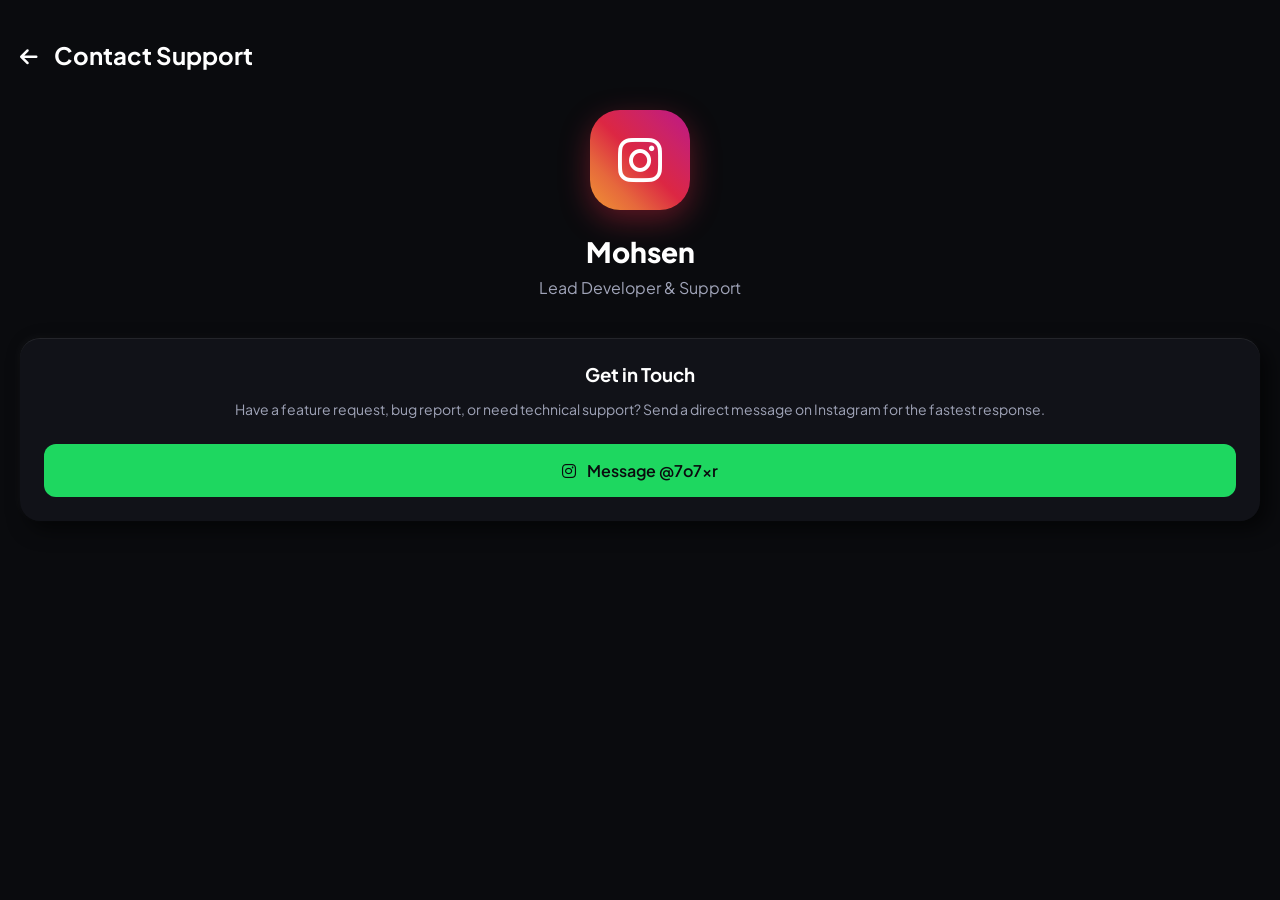
<file: contact (2).html>
<!DOCTYPE html>
<html lang="en">
<head>
    <meta charset="UTF-8">
    <meta name="viewport" content="width=device-width, initial-scale=1.0, maximum-scale=1.0, user-scalable=no">
    <title>Contact | Octave</title>
    <link rel="stylesheet" href="css/style.css">
    <link rel="stylesheet" href="https://cdnjs.cloudflare.com/ajax/libs/font-awesome/6.5.0/css/all.min.css">
    <link rel="preconnect" href="https://fonts.googleapis.com">
    <link rel="preconnect" href="https://fonts.gstatic.com" crossorigin>
    <link href="https://fonts.googleapis.com/css2?family=Plus+Jakarta+Sans:wght@400;500;600;700;800&display=swap" rel="stylesheet">
</head>
<body style="overflow-y: auto;">
    <div class="mobile-app" style="display: block; padding: 20px;">
        
        <div style="display: flex; align-items: center; gap: 16px; margin-bottom: 40px; margin-top: 20px;">
            <a href="index.html" class="icon-btn" style="text-decoration: none;"><i class="fa-solid fa-arrow-left"></i></a>
            <h1 style="font-size: 24px; font-weight: 700;">Contact Support</h1>
        </div>

        <div style="text-align: center; margin-bottom: 40px;">
            <div style="width: 100px; height: 100px; background: linear-gradient(45deg, #f09433 0%, #e6683c 25%, #dc2743 50%, #cc2366 75%, #bc1888 100%); border-radius: 30px; display: flex; align-items: center; justify-content: center; font-size: 50px; color: #fff; margin: 0 auto 24px; box-shadow: 0 10px 30px rgba(220, 39, 67, 0.4);">
                <i class="fa-brands fa-instagram"></i>
            </div>
            <h2 style="font-size: 28px; font-weight: 800; margin-bottom: 8px;">Mohsen</h2>
            <p style="color: var(--text-secondary); font-size: 16px;">Lead Developer & Support</p>
        </div>

        <div class="glass-panel shadow-heavy" style="padding: 24px; border-radius: 20px; text-align: center;">
            <h3 style="margin-bottom: 12px;">Get in Touch</h3>
            <p style="color: var(--text-secondary); font-size: 14px; margin-bottom: 24px; line-height: 1.6;">Have a feature request, bug report, or need technical support? Send a direct message on Instagram for the fastest response.</p>
            
            <a href="https://instagram.com/7o7xr" target="_blank" class="btn-primary" style="display: block; width: 100%; color: var(--bg-deep); text-decoration: none; padding: 16px; font-size: 16px;">
                <i class="fa-brands fa-instagram" style="margin-right: 8px;"></i> Message @7o7xr
            </a>
        </div>

    </div>
</body>
</html>
</file>
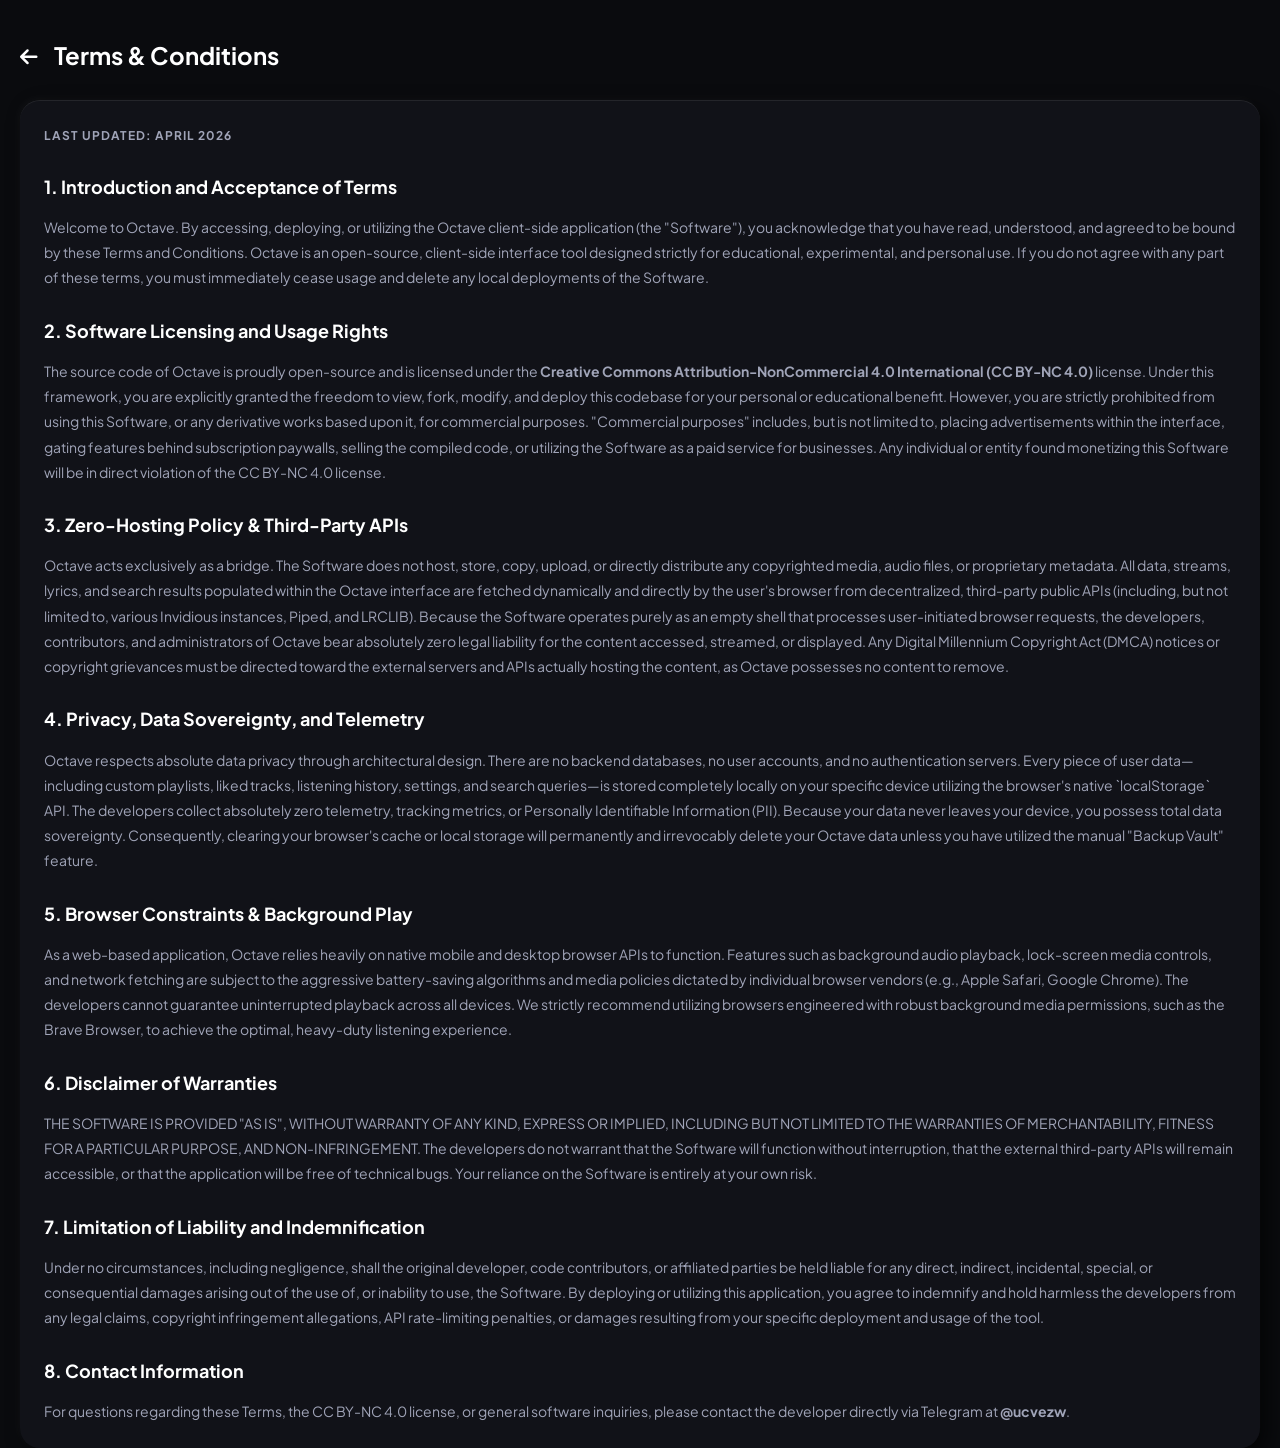
<file: terms.html>
<!DOCTYPE html>
<html lang="en">
<head>
    <meta charset="UTF-8">
    <meta name="viewport" content="width=device-width, initial-scale=1.0, maximum-scale=1.0, user-scalable=no">
    <title>Terms & Conditions | Octave</title>
    <link rel="stylesheet" href="css/style.css">
    <link rel="stylesheet" href="https://cdnjs.cloudflare.com/ajax/libs/font-awesome/6.5.0/css/all.min.css">
    <link rel="preconnect" href="https://fonts.googleapis.com">
    <link rel="preconnect" href="https://fonts.gstatic.com" crossorigin>
    <link href="https://fonts.googleapis.com/css2?family=Plus+Jakarta+Sans:wght@400;500;600;700;800&display=swap" rel="stylesheet">
</head>
<body style="overflow-y: auto;">
    <div class="mobile-app" style="display: block; padding: 20px 20px 120px 20px;">
        
        <div style="display: flex; align-items: center; gap: 16px; margin-bottom: 30px; margin-top: 20px;">
            <a href="index.html" class="icon-btn" style="text-decoration: none;"><i class="fa-solid fa-arrow-left"></i></a>
            <h1 style="font-size: 24px; font-weight: 700;">Terms & Conditions</h1>
        </div>

        <div class="glass-panel shadow-heavy" style="padding: 24px; border-radius: 20px; line-height: 1.8; color: var(--text-secondary); font-size: 14px;">
            <p style="margin-bottom: 24px; font-size: 12px; text-transform: uppercase; letter-spacing: 1px;"><strong>Last Updated: April 2026</strong></p>

            <h3 style="color: var(--text-primary); margin-bottom: 12px; font-size: 18px;">1. Introduction and Acceptance of Terms</h3>
            <p style="margin-bottom: 24px;">Welcome to Octave. By accessing, deploying, or utilizing the Octave client-side application (the "Software"), you acknowledge that you have read, understood, and agreed to be bound by these Terms and Conditions. Octave is an open-source, client-side interface tool designed strictly for educational, experimental, and personal use. If you do not agree with any part of these terms, you must immediately cease usage and delete any local deployments of the Software.</p>

            <h3 style="color: var(--text-primary); margin-bottom: 12px; font-size: 18px;">2. Software Licensing and Usage Rights</h3>
            <p style="margin-bottom: 24px;">The source code of Octave is proudly open-source and is licensed under the <strong>Creative Commons Attribution-NonCommercial 4.0 International (CC BY-NC 4.0)</strong> license. Under this framework, you are explicitly granted the freedom to view, fork, modify, and deploy this codebase for your personal or educational benefit. However, you are strictly prohibited from using this Software, or any derivative works based upon it, for commercial purposes. "Commercial purposes" includes, but is not limited to, placing advertisements within the interface, gating features behind subscription paywalls, selling the compiled code, or utilizing the Software as a paid service for businesses. Any individual or entity found monetizing this Software will be in direct violation of the CC BY-NC 4.0 license.</p>

            <h3 style="color: var(--text-primary); margin-bottom: 12px; font-size: 18px;">3. Zero-Hosting Policy & Third-Party APIs</h3>
            <p style="margin-bottom: 24px;">Octave acts exclusively as a bridge. The Software does not host, store, copy, upload, or directly distribute any copyrighted media, audio files, or proprietary metadata. All data, streams, lyrics, and search results populated within the Octave interface are fetched dynamically and directly by the user's browser from decentralized, third-party public APIs (including, but not limited to, various Invidious instances, Piped, and LRCLIB). Because the Software operates purely as an empty shell that processes user-initiated browser requests, the developers, contributors, and administrators of Octave bear absolutely zero legal liability for the content accessed, streamed, or displayed. Any Digital Millennium Copyright Act (DMCA) notices or copyright grievances must be directed toward the external servers and APIs actually hosting the content, as Octave possesses no content to remove.</p>

            <h3 style="color: var(--text-primary); margin-bottom: 12px; font-size: 18px;">4. Privacy, Data Sovereignty, and Telemetry</h3>
            <p style="margin-bottom: 24px;">Octave respects absolute data privacy through architectural design. There are no backend databases, no user accounts, and no authentication servers. Every piece of user data—including custom playlists, liked tracks, listening history, settings, and search queries—is stored completely locally on your specific device utilizing the browser's native `localStorage` API. The developers collect absolutely zero telemetry, tracking metrics, or Personally Identifiable Information (PII). Because your data never leaves your device, you possess total data sovereignty. Consequently, clearing your browser's cache or local storage will permanently and irrevocably delete your Octave data unless you have utilized the manual "Backup Vault" feature.</p>

            <h3 style="color: var(--text-primary); margin-bottom: 12px; font-size: 18px;">5. Browser Constraints & Background Play</h3>
            <p style="margin-bottom: 24px;">As a web-based application, Octave relies heavily on native mobile and desktop browser APIs to function. Features such as background audio playback, lock-screen media controls, and network fetching are subject to the aggressive battery-saving algorithms and media policies dictated by individual browser vendors (e.g., Apple Safari, Google Chrome). The developers cannot guarantee uninterrupted playback across all devices. We strictly recommend utilizing browsers engineered with robust background media permissions, such as the Brave Browser, to achieve the optimal, heavy-duty listening experience.</p>

            <h3 style="color: var(--text-primary); margin-bottom: 12px; font-size: 18px;">6. Disclaimer of Warranties</h3>
            <p style="margin-bottom: 24px;">THE SOFTWARE IS PROVIDED "AS IS", WITHOUT WARRANTY OF ANY KIND, EXPRESS OR IMPLIED, INCLUDING BUT NOT LIMITED TO THE WARRANTIES OF MERCHANTABILITY, FITNESS FOR A PARTICULAR PURPOSE, AND NON-INFRINGEMENT. The developers do not warrant that the Software will function without interruption, that the external third-party APIs will remain accessible, or that the application will be free of technical bugs. Your reliance on the Software is entirely at your own risk.</p>

            <h3 style="color: var(--text-primary); margin-bottom: 12px; font-size: 18px;">7. Limitation of Liability and Indemnification</h3>
            <p style="margin-bottom: 24px;">Under no circumstances, including negligence, shall the original developer, code contributors, or affiliated parties be held liable for any direct, indirect, incidental, special, or consequential damages arising out of the use of, or inability to use, the Software. By deploying or utilizing this application, you agree to indemnify and hold harmless the developers from any legal claims, copyright infringement allegations, API rate-limiting penalties, or damages resulting from your specific deployment and usage of the tool.</p>

            <h3 style="color: var(--text-primary); margin-bottom: 12px; font-size: 18px;">8. Contact Information</h3>
            <p>For questions regarding these Terms, the CC BY-NC 4.0 license, or general software inquiries, please contact the developer directly via Telegram at <strong>@ucvezw</strong>.</p>
        </div>
        
    </div>
</body>
</html>
</file>
<file: css/style.css>
@import url('https://fonts.googleapis.com/css2?family=Bebas+Neue&family=Dancing+Script:wght@700&family=Inter:wght@400;700&family=Kanit:wght@300;800&family=Lora:ital@1&family=Montserrat:wght@800&family=Oswald:wght@500&family=Playfair+Display:ital,wght@1,700&family=Plus+Jakarta+Sans:wght@400;500;600;700;800&family=Roboto+Mono:wght@500&display=swap');

:root {
    /* Premium Dark Palette */
    --bg-deep: #0a0b0e;
    --bg-surface: #14161c;
    --accent: #1ed760; /* Octave Green */
    --text-primary: #ffffff;
    --text-secondary: #a0a4b8;
    
    /* Glassmorphism */
    --glass-bg: rgba(20, 22, 28, 0.75);
    --glass-border: rgba(255, 255, 255, 0.08);
    
    /* Heavy Duty Shadows */
    --shadow-soft: 4px 4px 10px rgba(0, 0, 0, 0.4), -2px -2px 6px rgba(255, 255, 255, 0.02);
    --shadow-heavy: 8px 8px 20px rgba(0, 0, 0, 0.6), -2px -2px 8px rgba(255, 255, 255, 0.03);
}

* {
    box-sizing: border-box;
    margin: 0;
    padding: 0;
    -webkit-tap-highlight-color: transparent;
}

body {
    font-family: 'Plus Jakarta Sans', sans-serif;
    background-color: var(--bg-deep);
    color: var(--text-primary);
    overflow: hidden; /* Lock body */
    height: 100dvh; /* Mobile viewport height fix */
}

/* Base App Structure */
.mobile-app {
    position: relative;
    height: 100%;
    width: 100%;
    display: flex;
    flex-direction: column;
}

/* Scroll Utilities (Hidden scrollbars for clean mobile UI) */
.scroll-y { overflow-y: auto; overflow-x: hidden; }
.scroll-x { overflow-x: auto; overflow-y: hidden; white-space: nowrap; }
.scroll-y::-webkit-scrollbar, .scroll-x::-webkit-scrollbar { display: none; }
.scroll-y, .scroll-x { -ms-overflow-style: none; scrollbar-width: none; }

.main-content {
    flex: 1;
    padding-bottom: 20px;
}

.bottom-spacer {
    height: 160px; /* Space for mini-player and bottom nav */
}

/* --- HEADER & CHIPS --- */
.app-header {
    padding: 40px 20px 20px 20px;
    background: linear-gradient(to bottom, rgba(30, 215, 96, 0.15) 0%, var(--bg-deep) 100%);
}

.greeting {
    display: flex;
    justify-content: space-between;
    align-items: center;
    margin-bottom: 24px;
}

.greeting h1 {
    font-size: 24px;
    font-weight: 700;
    letter-spacing: -0.5px;
}

.header-actions {
    display: flex;
    gap: 16px;
}

.icon-btn {
    background: transparent;
    border: none;
    color: var(--text-primary);
    font-size: 20px;
    cursor: pointer;
}

.filter-chips {
    display: flex;
    gap: 10px;
    padding-bottom: 5px;
}

.chip {
    background: var(--bg-surface);
    color: var(--text-primary);
    padding: 8px 16px;
    border-radius: 20px;
    font-size: 13px;
    font-weight: 500;
    box-shadow: var(--shadow-soft);
    border: 1px solid rgba(255,255,255,0.02);
}

.chip.active {
    background: var(--accent);
    color: var(--bg-deep);
    font-weight: 600;
}

/* --- SECTIONS & CARDS --- */
.content-section {
    padding: 24px 0 0 20px;
}

.section-title {
    font-size: 20px;
    font-weight: 700;
    margin-bottom: 16px;
}

/* Horizontal Scrolling Cards */
.horizontal-scroll {
    display: flex;
    gap: 16px;
    padding-right: 20px;
}

.square-card {
    width: 140px;
    display: flex;
    flex-direction: column;
    gap: 10px;
}

.card-art {
    width: 140px;
    height: 140px;
    background: #2a2d36;
    border-radius: 12px;
}

.shadow-heavy {
    box-shadow: var(--shadow-heavy);
}

.card-title {
    font-size: 13px;
    font-weight: 600;
    color: var(--text-secondary);
    text-overflow: ellipsis;
    overflow: hidden;
}

/* Vertical Lists */
.vertical-list {
    display: flex;
    flex-direction: column;
    gap: 16px;
    padding-right: 20px;
}

.list-item {
    display: flex;
    align-items: center;
    gap: 14px;
}

.list-art {
    width: 65px;
    height: 65px;
    background: #2a2d36;
    border-radius: 8px;
    flex-shrink: 0;
}

.list-info {
    flex: 1;
    min-width: 0;
}

.list-title {
    font-size: 15px;
    font-weight: 600;
    margin-bottom: 4px;
    white-space: nowrap;
    overflow: hidden;
    text-overflow: ellipsis;
}

.list-subtitle {
    font-size: 13px;
    color: var(--text-secondary);
    white-space: nowrap;
    overflow: hidden;
    text-overflow: ellipsis;
}

/* --- GLASSMORPHISM COMPONENTS --- */
.glass-panel {
    background: var(--glass-bg);
    backdrop-filter: blur(16px);
    -webkit-backdrop-filter: blur(16px);
    border-top: 1px solid var(--glass-border);
}

/* Floating Mini Player */
.mini-player {
    position: fixed;
    bottom: 70px; /* Sits right above nav */
    left: 8px;
    right: 8px;
    border-radius: 12px;
    overflow: hidden;
    z-index: 100;
    box-shadow: 0 10px 30px rgba(0,0,0,0.5);
    border: 1px solid var(--glass-border);
}

.progress-bar-mini {
    height: 2px;
    background: var(--text-primary);
    position: absolute;
    top: 0; left: 0;
    border-radius: 2px;
}

.mini-inner {
    display: flex;
    align-items: center;
    padding: 8px 12px;
    gap: 12px;
}

.mini-art {
    width: 40px;
    height: 40px;
    border-radius: 6px;
    background: #444;
    box-shadow: var(--shadow-soft);
}

.mini-info {
    flex: 1;
    min-width: 0;
}

.mini-title {
    font-size: 13px;
    font-weight: 700;
    white-space: nowrap;
    overflow: hidden;
    text-overflow: ellipsis;
}

.mini-artist {
    font-size: 12px;
    color: var(--accent);
}

.mini-controls {
    display: flex;
    align-items: center;
    gap: 16px;
}

.mini-controls .icon-btn {
    font-size: 18px;
    color: var(--text-primary);
}

/* Bottom Navigation Bar */
.bottom-nav {
    position: fixed;
    bottom: 0;
    left: 0;
    width: 100%;
    height: 65px;
    display: flex;
    justify-content: space-around;
    align-items: center;
    z-index: 90;
    padding-bottom: 5px; /* Safe area adjustment */
}

.nav-item {
    display: flex;
    flex-direction: column;
    align-items: center;
    gap: 4px;
    color: var(--text-secondary);
    cursor: pointer;
    width: 60px;
}

.nav-item i {
    font-size: 20px;
    transition: transform 0.2s;
}

.nav-item span {
    font-size: 10px;
    font-weight: 500;
}

.nav-item.active {
    color: var(--text-primary);
}

.nav-item.active i {
    transform: scale(1.1);
}

/* --- DYNAMIC VIEWS (SEARCH & LIBRARY) --- */
.search-header { 
    padding: 40px 20px 20px 20px; 
    background: var(--bg-deep); 
}

.search-title { 
    font-size: 24px; 
    font-weight: 700; 
    margin-bottom: 16px; 
}

.search-input-wrap { 
    position: relative; 
}

.search-input-wrap i { 
    position: absolute; 
    left: 16px; 
    top: 50%; 
    transform: translateY(-50%); 
    color: var(--text-secondary); 
}

.search-box { 
    width: 100%; 
    background: var(--bg-surface); 
    border: 1px solid var(--glass-border); 
    padding: 14px 14px 14px 44px; 
    border-radius: 8px; 
    color: var(--text-primary); 
    font-family: inherit; 
    font-size: 14px; 
    box-shadow: var(--shadow-soft); 
    outline: none; 
}

.search-box:focus { 
    border-color: var(--accent); 
}

.search-results { 
    padding: 20px; 
    display: flex; 
    flex-direction: column; 
    gap: 12px; 
}

.result-item { 
    display: flex; 
    align-items: center; 
    gap: 14px; 
    padding: 12px; 
    background: var(--bg-surface); 
    border-radius: 8px; 
    box-shadow: var(--shadow-soft); 
    cursor: pointer; 
    transition: background 0.2s; 
}

.result-item:active { 
    background: var(--bg-deep); 
}

.result-thumb { 
    width: 50px; 
    height: 50px; 
    border-radius: 6px; 
    background: #2a2d36; 
    object-fit: cover; 
}

.result-info { 
    flex: 1; 
    min-width: 0; 
}

.result-title { 
    font-size: 14px; 
    font-weight: 600; 
    white-space: nowrap; 
    overflow: hidden; 
    text-overflow: ellipsis; 
    margin-bottom: 4px; 
}

.result-artist { 
    font-size: 12px; 
    color: var(--text-secondary); 
}

.spinner { 
    border: 3px solid rgba(255,255,255,0.1); 
    border-top-color: var(--accent); 
    border-radius: 50%; 
    width: 24px; 
    height: 24px; 
    animation: spin 1s linear infinite; 
    margin: 20px auto; 
}

@keyframes spin { 
    to { transform: rotate(360deg); } 
}

/* --- PERFECTLY FITTING FULL PLAYER (SPOTIFY STYLE) --- */
.full-player-overlay {
    position: fixed;
    top: 100dvh; /* Dynamic Viewport Height prevents mobile UI cutoff */
    left: 0;
    width: 100vw;
    height: 100dvh;
    background: linear-gradient(180deg, #1e2128 0%, var(--bg-deep) 100%);
    z-index: 1000;
    display: flex;
    flex-direction: column;
    padding: 20px;
    padding-bottom: max(20px, env(safe-area-inset-bottom)); /* Safe zone */
    box-sizing: border-box;
    overflow: hidden; /* Hard lock to exactly 1 screen */
    transition: top 0.35s cubic-bezier(0.2, 0.8, 0.2, 1);
    touch-action: none; /* Prevents address bar bouncing and scrolling */
}

.full-player-overlay.active {
    top: 0;
}

.fp-header {
    flex: 0 0 auto;
    display: flex;
    justify-content: space-between;
    align-items: center;
    padding-top: 10px;
    margin-bottom: 20px;
}

.fp-header-title {
    font-size: 12px;
    font-weight: 700;
    letter-spacing: 1px;
    text-transform: uppercase;
    color: var(--text-secondary);
}

.fp-art-container {
    flex: 1 1 auto; 
    min-height: 0; 
    display: flex;
    align-items: center;
    justify-content: center;
    margin-bottom: 30px;
}

#fp-art {
    height: auto;
    max-height: 100%;
    max-width: 100%;
    aspect-ratio: 1/1; 
    object-fit: contain; /* Keeps image sharp and correctly sized */
    border-radius: 12px;
    box-shadow: 0 20px 40px rgba(0,0,0,0.6);
    display: none;
}

.fp-info-row {
    flex: 0 0 auto;
    display: flex;
    justify-content: space-between;
    align-items: center;
    margin-bottom: 20px;
}

.fp-meta {
    flex: 1;
    min-width: 0;
    padding-right: 16px;
}

#fp-title {
    font-size: 22px;
    font-weight: 800;
    margin-bottom: 4px;
    white-space: nowrap;
    overflow: hidden;
    text-overflow: ellipsis;
}

#fp-artist {
    font-size: 16px;
    color: var(--text-secondary);
}

/* Balanced action buttons */
.fp-actions-grid {
    flex: 0 0 auto;
    display: flex;
    justify-content: space-between;
    align-items: center;
    padding: 0;
    margin-bottom: 20px;
}

.fp-actions-grid .icon-btn {
    background: transparent;
    border: none;
    color: var(--text-secondary);
    font-size: 15px;
    font-family: 'Plus Jakarta Sans', sans-serif;
    font-weight: 600;
    display: flex;
    align-items: center;
    gap: 8px;
    padding: 8px 12px;
    cursor: pointer;
    transition: color 0.2s;
}

.fp-actions-grid .icon-btn i {
    font-size: 18px;
}

.fp-actions-grid .icon-btn:active {
    color: var(--text-primary);
}

.fp-progress-section {
    flex: 0 0 auto;
    margin-bottom: 20px;
}

.fp-progress-bar {
    width: 100%;
    height: 4px;
    background: rgba(255,255,255,0.25); /* Made brighter to fix missing line */
    border-radius: 2px;
    margin-bottom: 12px;
    cursor: pointer;
    position: relative;
}

/* Invisible hit area for sliding fat fingers without hiding the line */
.fp-progress-bar::before {
    content: '';
    position: absolute;
    top: -15px;
    bottom: -15px;
    left: -10px;
    right: -10px;
}

.fp-progress-fill {
    height: 100%;
    background: var(--text-primary);
    border-radius: 2px;
    position: absolute;
    top: 0;
    left: 0;
    transition: width 0.1s linear;
    pointer-events: none; /* So it doesn't block the hit area */
}

.fp-progress-fill::after {
    content: '';
    position: absolute;
    right: -6px;
    top: -4px;
    width: 12px;
    height: 12px;
    background: var(--text-primary);
    border-radius: 50%;
    box-shadow: 0 0 10px rgba(255,255,255,0.5);
}

.fp-time-row {
    display: flex;
    justify-content: space-between;
    font-size: 12px;
    color: var(--text-secondary);
    font-weight: 500;
}

.fp-controls {
    flex: 0 0 auto;
    display: flex;
    justify-content: center; /* Centers everything */
    align-items: center;
    gap: 40px; /* Brings buttons closer to play/pause */
    padding: 0 20px;
    margin-bottom: 10px;
}

/* Increased Prev/Next buttons by 20% */
.fp-controls .icon-btn.sm {
    font-size: 24px; 
    padding: 10px;
}

.play-btn-huge {
    width: 64px;
    height: 64px;
    border-radius: 50%;
    background: var(--accent);
    color: var(--bg-deep);
    border: none;
    font-size: 24px;
    display: flex;
    justify-content: center;
    align-items: center;
    box-shadow: 0 8px 24px rgba(30, 215, 96, 0.3);
}

/* --- MODALS & UI OVERLAYS --- */
.modal-overlay {
    position: fixed;
    top: 0; left: 0; width: 100%; height: 100%;
    background: rgba(10, 11, 14, 0.8);
    backdrop-filter: blur(5px);
    z-index: 2000;
    display: flex;
    align-items: center;
    justify-content: center;
    padding: 20px;
    opacity: 0;
    pointer-events: none;
    transition: opacity 0.3s ease;
}

.modal-overlay.active {
    opacity: 1;
    pointer-events: auto;
}

.modal-content {
    background: var(--bg-surface);
    width: 100%;
    max-width: 340px;
    border-radius: 20px;
    padding: 24px;
    border: 1px solid var(--glass-border);
    transform: translateY(20px);
    transition: transform 0.3s cubic-bezier(0.2, 0.8, 0.2, 1);
}

.modal-overlay.active .modal-content {
    transform: translateY(0);
}

.modal-actions {
    display: flex;
    gap: 12px;
}

.btn-primary, .btn-secondary {
    flex: 1;
    padding: 14px;
    border-radius: 12px;
    font-size: 14px;
    font-weight: 600;
    font-family: inherit;
    cursor: pointer;
    text-align: center;
    text-decoration: none;
    border: none;
    transition: all 0.2s;
}

.btn-primary {
    background: var(--accent);
    color: var(--bg-deep);
}

.btn-primary:active { background: #18ab4c; }

.btn-secondary {
    background: transparent;
    color: var(--text-primary);
    border: 1px solid var(--glass-border);
}

.btn-secondary:active { background: rgba(255,255,255,0.05); }

.modern-input {
    width: 100%;
    background: var(--bg-deep);
    border: 1px solid var(--glass-border);
    color: var(--text-primary);
    padding: 14px 16px;
    border-radius: 12px;
    font-family: inherit;
    font-size: 15px;
    outline: none;
}

.modern-input:focus {
    border-color: var(--accent);
}

/* --- HAMBURGER SIDE DRAWER --- */
.drawer-backdrop {
    position: fixed;
    top: 0; left: 0; width: 100%; height: 100%;
    background: rgba(0,0,0,0.6);
    z-index: 1500;
    opacity: 0;
    pointer-events: none;
    transition: opacity 0.3s ease;
}

.drawer-backdrop.active {
    opacity: 1;
    pointer-events: auto;
}

.side-drawer {
    position: fixed;
    top: 0; right: -300px;
    width: 280px;
    height: 100%;
    background: var(--bg-surface);
    z-index: 1501;
    box-shadow: -10px 0 30px rgba(0,0,0,0.5);
    transition: right 0.3s cubic-bezier(0.2, 0.8, 0.2, 1);
    display: flex;
    flex-direction: column;
}

.side-drawer.active {
    right: 0;
}

.drawer-header {
    padding: 30px 20px 20px;
    display: flex;
    justify-content: space-between;
    align-items: center;
    border-bottom: 1px solid var(--glass-border);
}

.drawer-header h2 { font-size: 20px; }

.drawer-links {
    padding: 20px;
    display: flex;
    flex-direction: column;
    gap: 8px;
}

.drawer-item {
    padding: 16px;
    border-radius: 12px;
    color: var(--text-primary);
    text-decoration: none;
    font-weight: 500;
    display: flex;
    align-items: center;
    gap: 16px;
    cursor: pointer;
    transition: background 0.2s;
}

.drawer-item i {
    font-size: 18px;
    color: var(--text-secondary);
    width: 20px;
    text-align: center;
}

.drawer-item:hover, .drawer-item:active {
    background: rgba(255,255,255,0.05);
}

/* --- Z-INDEX FIXES & OVERLAYS --- */
.drawer-backdrop { z-index: 3000 !important; }
.side-drawer { z-index: 3001 !important; }
.modal-overlay { z-index: 4000 !important; }

.track-opts-btn {
    background: transparent;
    border: none;
    color: var(--text-secondary);
    padding: 10px;
    font-size: 16px;
    cursor: pointer;
}

.empty-state-text {
    color: var(--text-secondary);
    font-size: 13px;
    text-align: center;
    padding: 20px 0;
}

.full-overlay-panel { 
    position: absolute; 
    top: 0; left: 0; 
    width: 100%; height: 100%; 
    background: rgba(10, 11, 14, 0.95); 
    backdrop-filter: blur(15px); 
    z-index: 100; 
    padding: 60px 20px 20px; 
    display: none; 
    flex-direction: column; 
    overflow-y: auto; 
    opacity: 0; 
    transition: opacity 0.3s ease; 
}
.full-overlay-panel.active { 
    display: flex; 
    opacity: 1; 
}

.panel-header { 
    display: flex; 
    justify-content: space-between; 
    align-items: center; 
    margin-bottom: 24px; 
    border-bottom: 1px solid var(--glass-border);
    padding-bottom: 16px;
}
.panel-header h2 { font-size: 20px; font-weight: 700; color: var(--text-primary); }

/* --- SPLASH SCREEN --- */
.splash-screen {
    position: fixed;
    top: 0; left: 0; width: 100%; height: 100%;
    background: var(--bg-deep);
    z-index: 9999;
    display: flex;
    flex-direction: column;
    align-items: center;
    justify-content: center;
    transition: opacity 0.6s ease, visibility 0.6s ease;
}

.splash-logo {
    width: 110px;
    height: 110px;
    border-radius: 24px;
    margin-bottom: 24px;
    box-shadow: 0 10px 30px rgba(30, 215, 96, 0.2);
    animation: splashPulse 2s infinite ease-in-out;
    object-fit: cover;
}

.splash-text {
    color: var(--text-primary); 
    font-size: 17px; 
    text-align: center;
    max-width: 320px;
    line-height: 1.6;
    font-style: italic;
    font-weight: 800; 
    text-shadow: 0 2px 10px rgba(255, 255, 255, 0.3);
}

@keyframes splashPulse {
    0% { transform: scale(1); }
    50% { transform: scale(1.08); }
    100% { transform: scale(1); }
}

/* --- NEW ELEGANT LYRICS & FONT PICKER --- */
.lyrics-font-selector {
    display: flex;
    gap: 12px;
    padding: 10px 0 20px;
    margin-bottom: 20px;
    border-bottom: 1px solid var(--glass-border);
}

.font-option {
    padding: 8px 16px;
    background: var(--glass-bg);
    border: 1px solid var(--glass-border);
    border-radius: 8px;
    white-space: nowrap;
    font-size: 14px;
    color: #ffffff;
    cursor: pointer;
    transition: all 0.2s;
}

.font-option.active {
    background: #ffffff;
    color: #000000;
}

#lyrics-content {
    transition: all 0.4s ease;
    padding-bottom: 100px;
}

/* Restored clean, crisp lyrics */
.lyric-line {
    font-size: 20px;
    font-weight: 700;
    line-height: 1.6;
    color: #ffffff;
    text-align: center;
    margin-bottom: 24px;
}

/* Hide scrollbar but keep functionality */
#fp-overlay-content::-webkit-scrollbar {
    display: none;
}
/* --- SPOTIFY-GRADE UI FIX: DYNAMIC VIEWPORT & PERFECT 1:1 ART --- */

/* 1. Force the player to respect the mobile browser's bottom UI bar */
#full-player {
    position: fixed !important;
    top: 0 !important;
    bottom: 0 !important;
    height: 100dvh !important; /* 'dvh' dynamically resizes when the browser address/nav bar appears! */
    display: flex !important;
    flex-direction: column !important;
    padding-bottom: calc(20px + env(safe-area-inset-bottom)) !important; /* Safe area for swipe gestures */
    box-sizing: border-box !important;
    overflow-y: auto !important; /* Allows scrolling only if on a tiny landscape screen */
}

/* 2. Make the album art responsive to HEIGHT so it NEVER pushes controls off screen */
.fp-art-container {
    position: relative !important;
    width: calc(100vw - 48px) !important;
    max-width: 45vh !important; /* The magic trick: max size is tied to screen height */
    aspect-ratio: 1 / 1 !important; /* Keeps it perfectly square */
    margin: auto !important; /* Pushes the header UP and controls DOWN, centering the art perfectly */
    flex-shrink: 0 !important;
}

#fp-art {
    position: absolute !important;
    top: 0 !important;
    left: 0 !important;
    width: 100% !important;
    height: 100% !important;
    object-fit: cover !important; /* Crops cleanly without stretching */
    object-position: center !important;
    border-radius: 12px !important;
    display: block !important;
    box-shadow: 0 10px 40px rgba(0,0,0,0.4) !important; /* Premium floating shadow */
}

/* 3. Protect the bottom controls from being squished */
.fp-header,
.fp-info-row, 
.fp-actions-grid, 
.fp-progress-section, 
.fp-controls {
    flex-shrink: 0 !important; /* Strictly forbids the browser from crushing the buttons */
}
</file>
